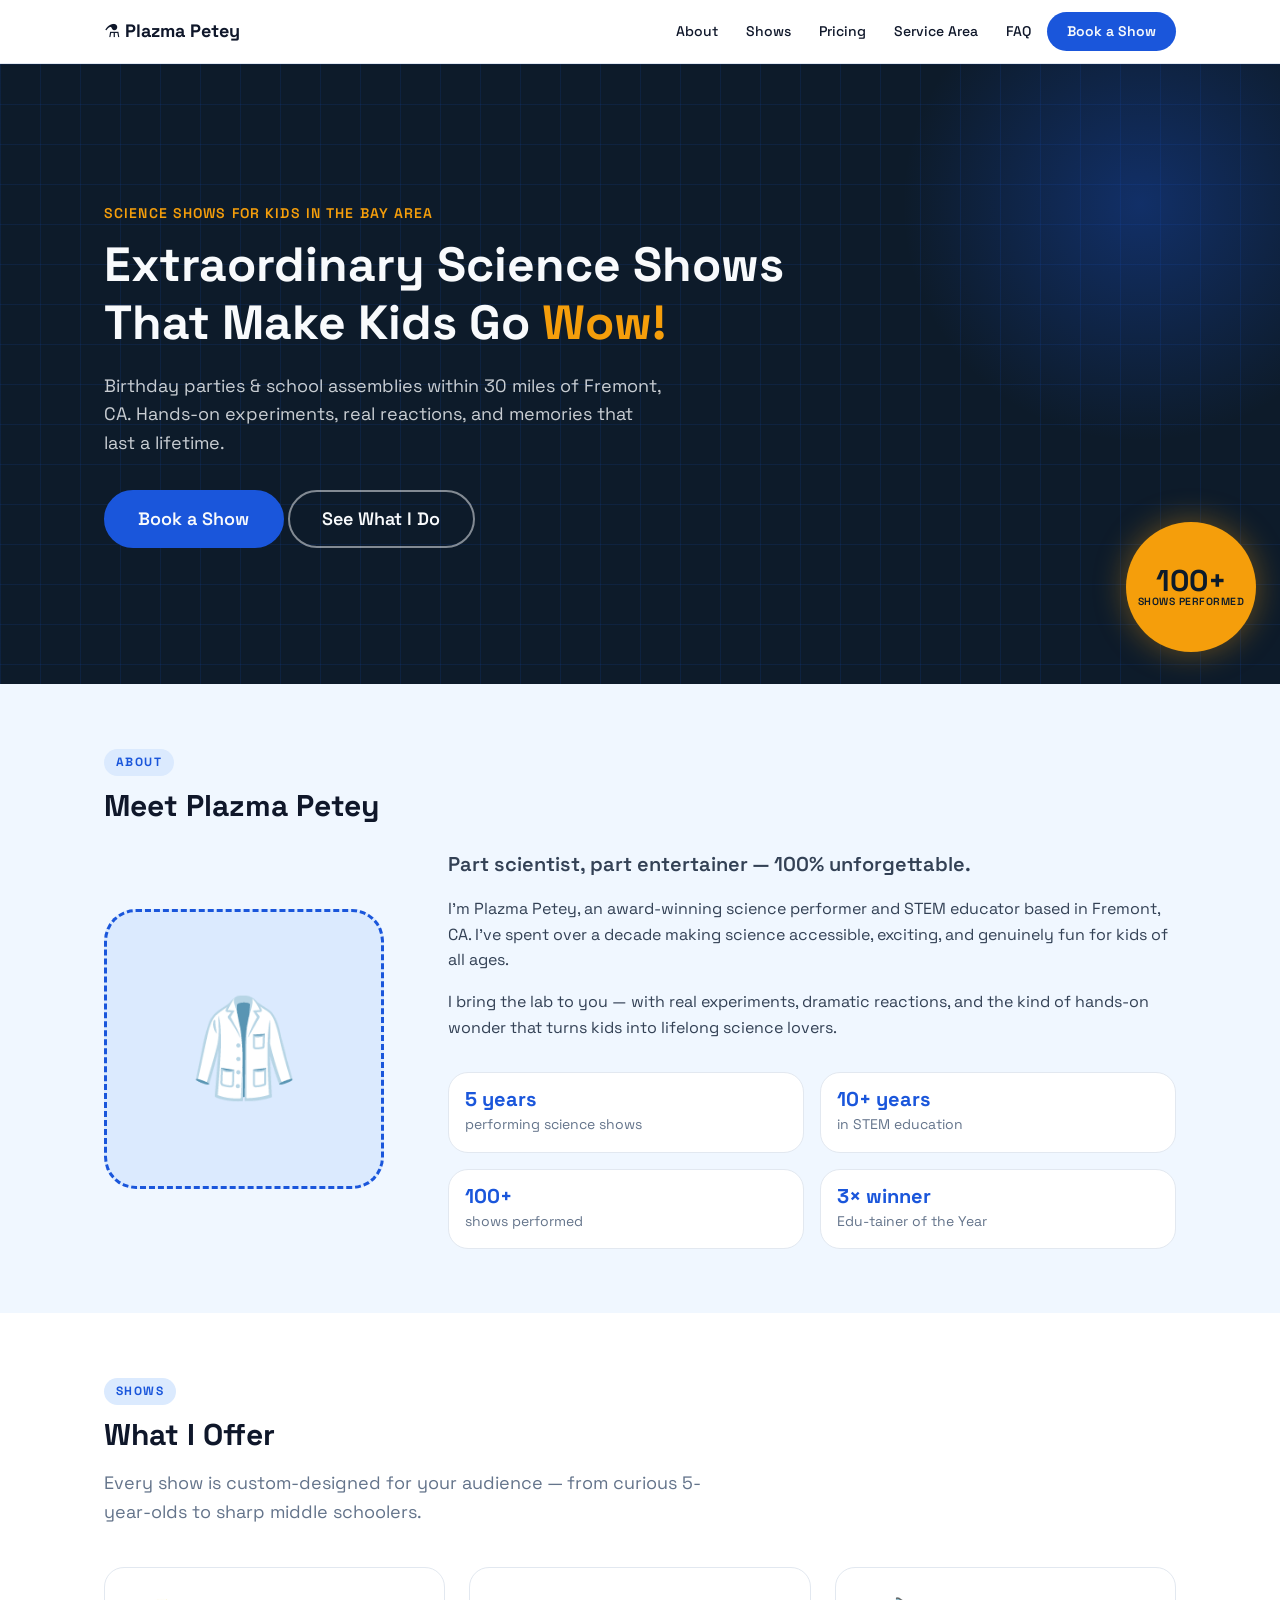
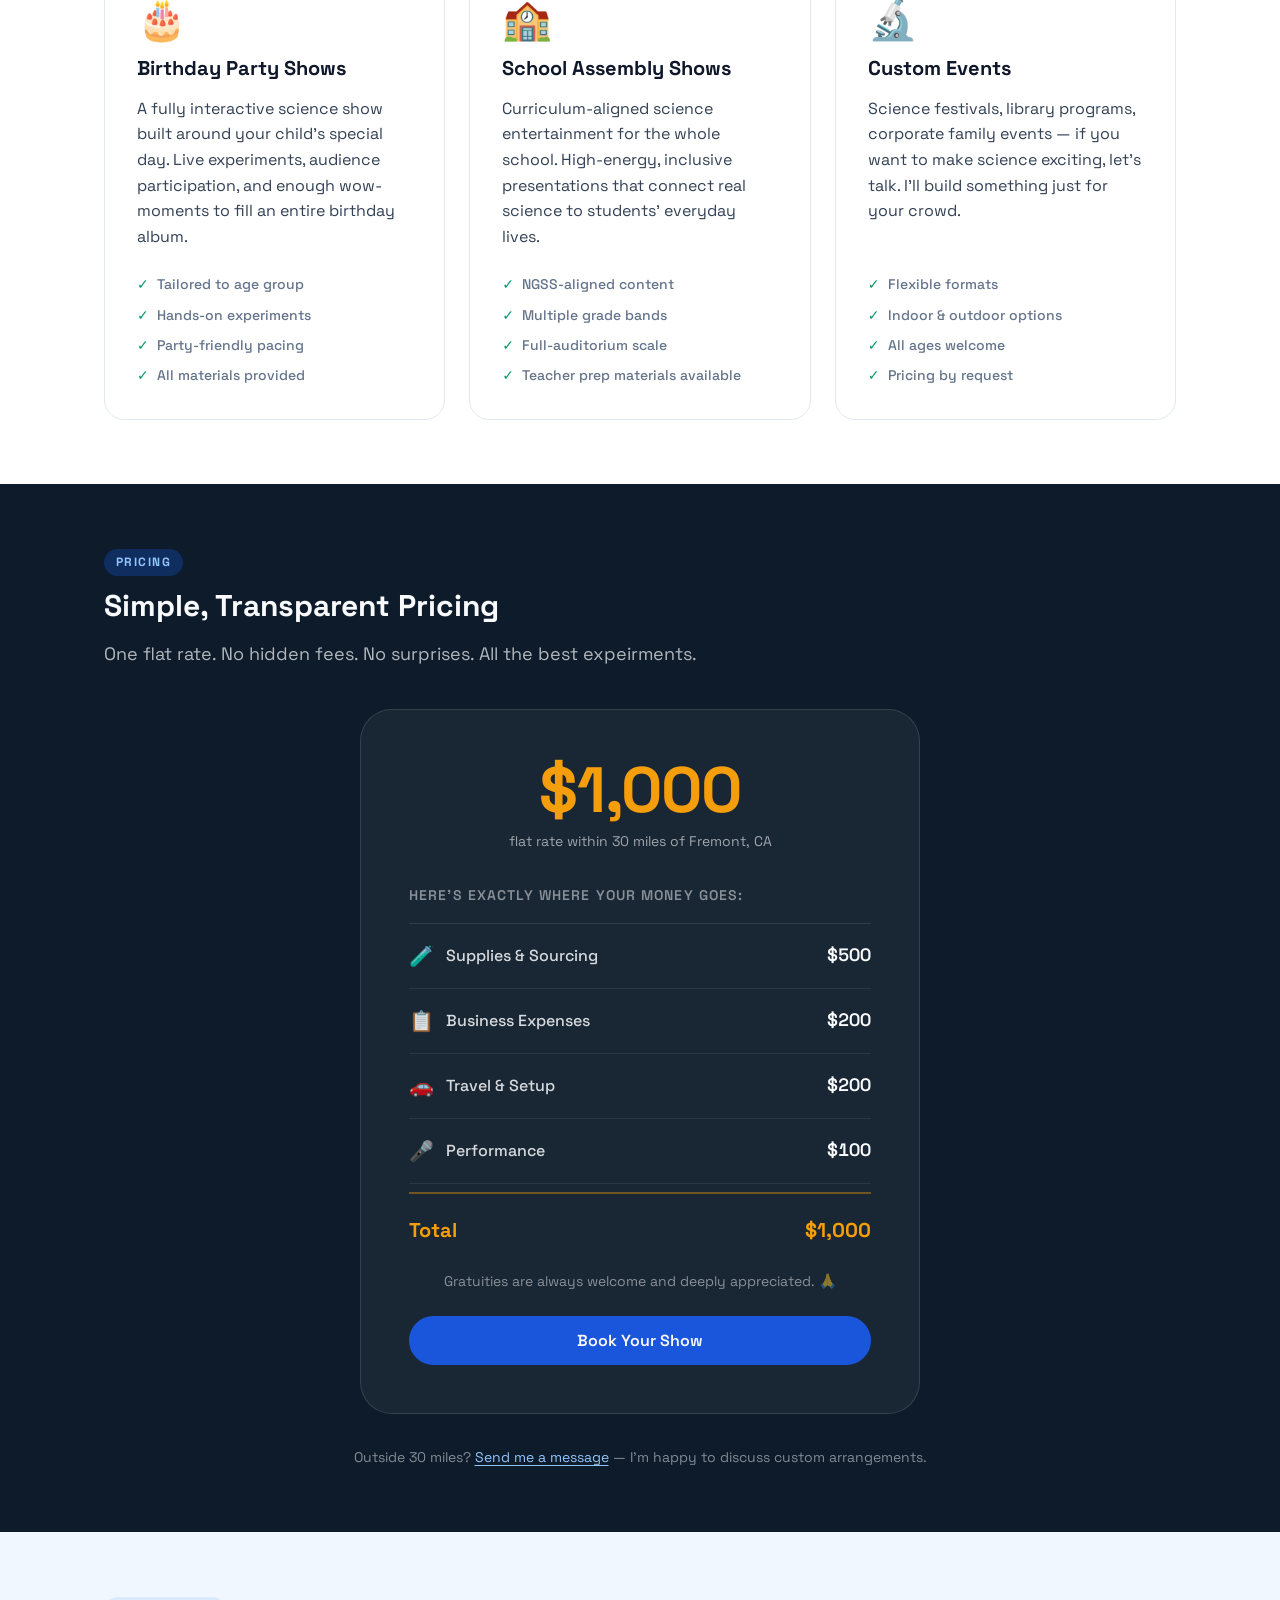
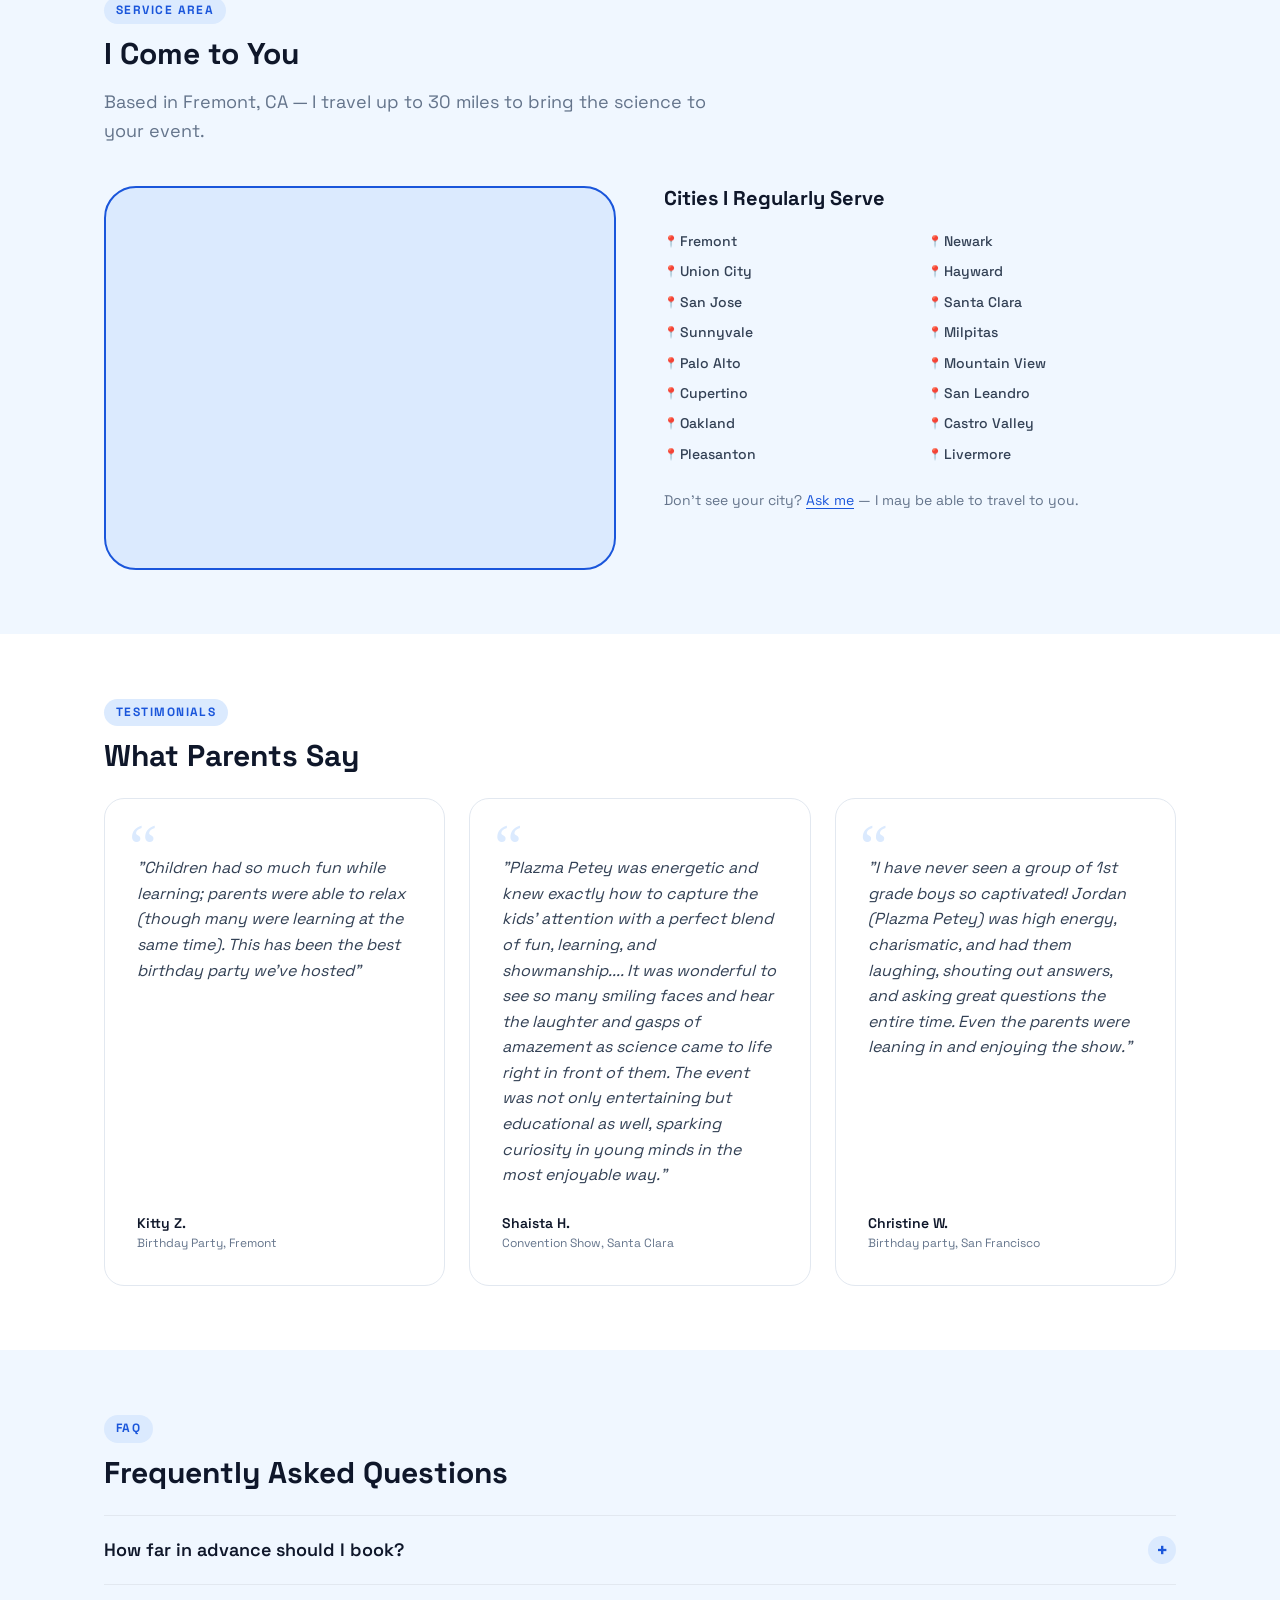
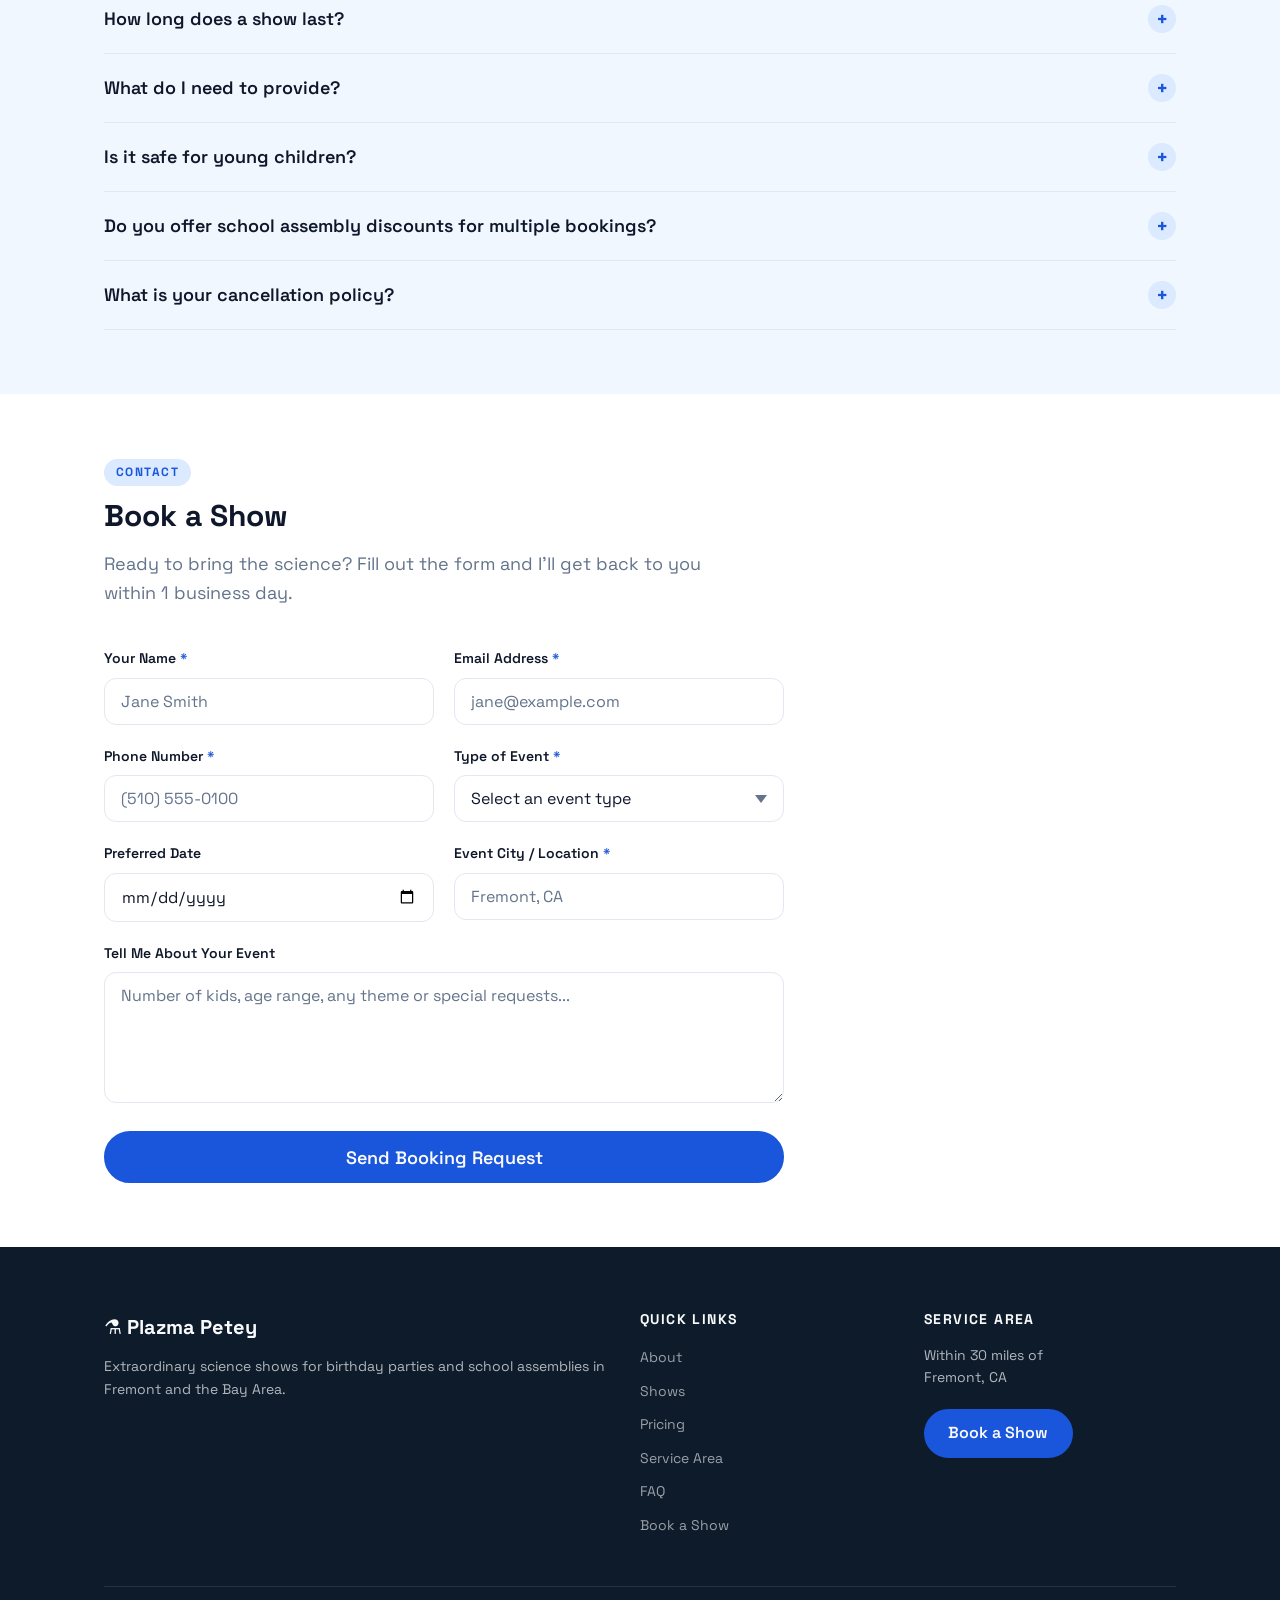
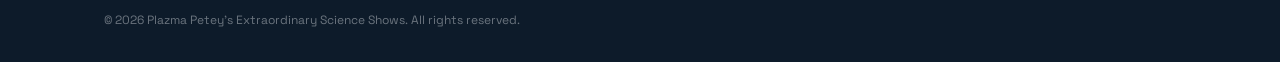
<file: index.html>
<!DOCTYPE html>
<html lang="en">
<head>
  <meta charset="UTF-8" />
  <meta name="viewport" content="width=device-width, initial-scale=1.0" />
  <title>Plazma Petey's Extraordinary Science Shows | Fremont, CA</title>
  <meta name="description" content="Award-winning science shows for birthday parties and school assemblies in Fremont and the Bay Area. Book Plazma Petey for an unforgettable STEM experience within 30 miles of Fremont, CA." />
  <meta name="keywords" content="science birthday party Fremont, kids science show Bay Area, school assembly science Palo Alto, STEM entertainer, science party Bay Area" />
  <meta name="author" content="Plazma Petey" />
  <link rel="canonical" href="https://plazmapetey.com/" />

  <!-- Open Graph -->
  <meta property="og:type" content="website" />
  <meta property="og:url" content="https://plazmapetey.com/" />
  <meta property="og:title" content="Plazma Petey's Extraordinary Science Shows" />
  <meta property="og:description" content="Science shows for birthday parties and school assemblies in Fremont and the Bay Area. Award-winning edu-tainer with 100+ shows performed." />
  <meta property="og:image" content="https://plazmapetey.com/assets/images/og-image.jpg" />
  <meta property="og:site_name" content="Plazma Petey's Extraordinary Science Shows" />

  <!-- Twitter Card -->
  <meta name="twitter:card" content="summary_large_image" />
  <meta name="twitter:title" content="Plazma Petey's Extraordinary Science Shows" />
  <meta name="twitter:description" content="Science shows for birthday parties and school assemblies in Fremont and the Bay Area." />
  <meta name="twitter:image" content="https://plazmapetey.com/assets/images/og-image.jpg" />

  <!-- JSON-LD Structured Data: LocalBusiness -->
  <script type="application/ld+json">
  {
    "@context": "https://schema.org",
    "@type": "LocalBusiness",
    "name": "Plazma Petey's Extraordinary Science Shows",
    "url": "https://plazmapetey.com",
    "description": "Custom science shows for birthday parties and school assemblies within 30 miles of Fremont, CA.",
    "areaServed": {
      "@type": "GeoCircle",
      "geoMidpoint": {
        "@type": "GeoCoordinates",
        "latitude": 37.5485,
        "longitude": -121.9886
      },
      "geoRadius": "48280"
    },
    "address": {
      "@type": "PostalAddress",
      "addressLocality": "Fremont",
      "addressRegion": "CA",
      "addressCountry": "US"
    },
    "priceRange": "$1000",
    "telephone": "",
    "sameAs": []
  }
  </script>

  <!-- JSON-LD Structured Data: Person -->
  <script type="application/ld+json">
  {
    "@context": "https://schema.org",
    "@type": "Person",
    "name": "Plazma Petey",
    "jobTitle": "Science Entertainer & STEM Educator",
    "description": "Award-winning science performer and edu-tainer. Edu-tainer of the Year three years running. 5 years performing science shows, 10+ years in STEM education, 100+ shows performed.",
    "url": "https://plazmapetey.com",
    "worksFor": {
      "@type": "LocalBusiness",
      "name": "Plazma Petey's Extraordinary Science Shows"
    }
  }
  </script>

  <link rel="stylesheet" href="styles.css" />
</head>
<body>

  <!-- STICKY NAV -->
  <header class="site-header" role="banner">
    <nav class="nav-container" aria-label="Main navigation">
      <a href="#hero" class="nav-logo">⚗️ Plazma Petey</a>
      <button class="nav-toggle" aria-label="Toggle navigation menu" aria-expanded="false" aria-controls="nav-menu">
        <span class="hamburger"></span>
      </button>
      <ul class="nav-menu" id="nav-menu" role="list">
        <li><a href="#about">About</a></li>
        <li><a href="#what-i-offer">Shows</a></li>
        <li><a href="#pricing">Pricing</a></li>
        <li><a href="#service-area">Service Area</a></li>
        <li><a href="#faq">FAQ</a></li>
        <li><a href="#contact" class="nav-cta">Book a Show</a></li>
      </ul>
    </nav>
  </header>

  <main>

    <!-- HERO -->
    <section id="hero" class="hero" aria-labelledby="hero-heading">
      <div class="container">
        <div class="hero-content">
          <p class="hero-eyebrow">Science Shows for Kids in the Bay Area</p>
          <h1 id="hero-heading">Extraordinary Science Shows That Make Kids Go <em>Wow!</em></h1>
          <p class="hero-subhead">Birthday parties &amp; school assemblies within 30 miles of Fremont, CA. Hands-on experiments, real reactions, and memories that last a lifetime.</p>
          <a href="#contact" class="btn btn-primary btn-large">Book a Show</a>
          <a href="#what-i-offer" class="btn btn-secondary btn-large">See What I Do</a>
        </div>
      </div>
      <div class="hero-visual" aria-hidden="true">
        <div class="hero-badge">
          <span class="badge-number">100+</span>
          <span class="badge-label">Shows Performed</span>
        </div>
      </div>
    </section>

    <!-- ABOUT -->
    <section id="about" class="section about" aria-labelledby="about-heading">
      <div class="container">
        <div class="section-label">About</div>
        <h2 id="about-heading">Meet Plazma Petey</h2>
        <div class="about-grid">
          <div class="about-image-placeholder" aria-label="Photo of Plazma Petey">
            <span aria-hidden="true">🥼</span>
          </div>
          <div class="about-text">
            <p class="about-intro">Part scientist, part entertainer — 100% unforgettable.</p>
            <p>I'm Plazma Petey, an award-winning science performer and STEM educator based in Fremont, CA. I've spent over a decade making science accessible, exciting, and genuinely fun for kids of all ages.</p>
            <p>I bring the lab to you — with real experiments, dramatic reactions, and the kind of hands-on wonder that turns kids into lifelong science lovers.</p>
            <ul class="about-stats" role="list">
              <li>
                <strong>5 years</strong>
                <span>performing science shows</span>
              </li>
              <li>
                <strong>10+ years</strong>
                <span>in STEM education</span>
              </li>
              <li>
                <strong>100+</strong>
                <span>shows performed</span>
              </li>
              <li>
                <strong>3× winner</strong>
                <span>Edu-tainer of the Year</span>
              </li>
            </ul>
          </div>
        </div>
      </div>
    </section>

    <!-- WHAT I OFFER -->
    <section id="what-i-offer" class="section what-i-offer" aria-labelledby="offer-heading">
      <div class="container">
        <div class="section-label">Shows</div>
        <h2 id="offer-heading">What I Offer</h2>
        <p class="section-intro">Every show is custom-designed for your audience — from curious 5-year-olds to sharp middle schoolers.</p>
        <div class="offer-grid">
          <article class="offer-card">
            <div class="offer-icon" aria-hidden="true">🎂</div>
            <h3>Birthday Party Shows</h3>
            <p>A fully interactive science show built around your child's special day. Live experiments, audience participation, and enough wow-moments to fill an entire birthday album.</p>
            <ul>
              <li>Tailored to age group</li>
              <li>Hands-on experiments</li>
              <li>Party-friendly pacing</li>
              <li>All materials provided</li>
            </ul>
          </article>
          <article class="offer-card">
            <div class="offer-icon" aria-hidden="true">🏫</div>
            <h3>School Assembly Shows</h3>
            <p>Curriculum-aligned science entertainment for the whole school. High-energy, inclusive presentations that connect real science to students' everyday lives.</p>
            <ul>
              <li>NGSS-aligned content</li>
              <li>Multiple grade bands</li>
              <li>Full-auditorium scale</li>
              <li>Teacher prep materials available</li>
            </ul>
          </article>
          <article class="offer-card">
            <div class="offer-icon" aria-hidden="true">🔬</div>
            <h3>Custom Events</h3>
            <p>Science festivals, library programs, corporate family events — if you want to make science exciting, let's talk. I'll build something just for your crowd.</p>
            <ul>
              <li>Flexible formats</li>
              <li>Indoor &amp; outdoor options</li>
              <li>All ages welcome</li>
              <li>Pricing by request</li>
            </ul>
          </article>
        </div>
      </div>
    </section>

    <!-- PRICING -->
    <section id="pricing" class="section pricing" aria-labelledby="pricing-heading">
      <div class="container">
        <div class="section-label">Pricing</div>
        <h2 id="pricing-heading">Simple, Transparent Pricing</h2>
        <p class="section-intro">One flat rate. No hidden fees. No surprises. All the best expeirments.</p>
        <div class="pricing-card">
          <div class="pricing-hero-price">
            <span class="price-amount">$1,000</span>
            <span class="price-note">flat rate within 30 miles of Fremont, CA</span>
          </div>
          <p class="pricing-tagline">Here's exactly where your money goes:</p>
          <ul class="pricing-breakdown" role="list">
            <li>
              <div class="breakdown-label">
                <span class="breakdown-icon" aria-hidden="true">🧪</span>
                <span>Supplies &amp; Sourcing</span>
              </div>
              <span class="breakdown-amount">$500</span>
            </li>
            <li>
              <div class="breakdown-label">
                <span class="breakdown-icon" aria-hidden="true">📋</span>
                <span>Business Expenses</span>
              </div>
              <span class="breakdown-amount">$200</span>
            </li>
            <li>
              <div class="breakdown-label">
                <span class="breakdown-icon" aria-hidden="true">🚗</span>
                <span>Travel &amp; Setup</span>
              </div>
              <span class="breakdown-amount">$200</span>
            </li>
            <li>
              <div class="breakdown-label">
                <span class="breakdown-icon" aria-hidden="true">🎤</span>
                <span>Performance</span>
              </div>
              <span class="breakdown-amount">$100</span>
            </li>
          </ul>
          <div class="pricing-total">
            <span>Total</span>
            <span>$1,000</span>
          </div>
          <p class="pricing-gratuity">Gratuities are always welcome and deeply appreciated. 🙏</p>
          <a href="#contact" class="btn btn-primary">Book Your Show</a>
        </div>
        <p class="pricing-custom">Outside 30 miles? <a href="#contact">Send me a message</a> — I'm happy to discuss custom arrangements.</p>
      </div>
    </section>

    <!-- SERVICE AREA -->
    <section id="service-area" class="section service-area" aria-labelledby="service-area-heading">
      <div class="container">
        <div class="section-label">Service Area</div>
        <h2 id="service-area-heading">I Come to You</h2>
        <p class="section-intro">Based in Fremont, CA — I travel up to 30 miles to bring the science to your event.</p>

        <div class="area-grid">
          <div class="area-map-placeholder" aria-label="Map showing 30-mile service radius from Fremont, CA">
            <iframe
              src="https://www.google.com/maps/d/embed?mid=1e_YHod7-pZ_4GM4JtDNVTkHgSrGwGd4&hl=en&ehbc=2E312F"
              title="Plazma Petey service area map"
              loading="lazy"
              allowfullscreen>
            </iframe>
          </div>

          <div class="area-cities">
            <h3>Cities I Regularly Serve</h3>
            <ul class="city-list" role="list">
              <li>Fremont</li>
              <li>Newark</li>
              <li>Union City</li>
              <li>Hayward</li>
              <li>San Jose</li>
              <li>Santa Clara</li>
              <li>Sunnyvale</li>
              <li>Milpitas</li>
              <li>Palo Alto</li>
              <li>Mountain View</li>
              <li>Cupertino</li>
              <li>San Leandro</li>
              <li>Oakland</li>
              <li>Castro Valley</li>
              <li>Pleasanton</li>
              <li>Livermore</li>
            </ul>
            <p class="area-note">Don't see your city? <a href="#contact">Ask me</a> — I may be able to travel to you.</p>
          </div>
        </div>

      </div>
    </section>

    <!-- TESTIMONIALS -->
    <section id="testimonials" class="section testimonials" aria-labelledby="testimonials-heading">
      <div class="container">
        <div class="section-label">Testimonials</div>
        <h2 id="testimonials-heading">What Parents Say</h2>
        <div class="testimonials-grid">
          
          <article class="testimonial-card">
            <blockquote>
              <p>"Children had so much fun while learning; parents were able to relax (though many were learning at the same time). This has been the best birthday party we've hosted"</p>
            </blockquote>
            <footer class="testimonial-author">
              <div>
                <cite>Kitty Z.</cite>
                <span>Birthday Party, Fremont</span>
              </div>
            </footer>
          </article>
            <article class="testimonial-card">
            <blockquote>
              <p>"Plazma Petey was energetic and knew exactly how to capture the kids’ attention with a perfect blend of fun, learning, and showmanship.... It was wonderful to see so many smiling faces and hear the laughter and gasps of amazement as science came to life right in front of them. The event was not only entertaining but educational as well, sparking curiosity in young minds in the most enjoyable way."</p>
            </blockquote>
            <footer class="testimonial-author">
              <div>
                <cite>Shaista H.</cite>
                <span>Convention Show, Santa Clara</span>
              </div>
            </footer>
          </article>
          <article class="testimonial-card">
            <blockquote>
              <p>"I have never seen a group of 1st grade boys so captivated! Jordan (Plazma Petey) was high energy, charismatic, and had them laughing, shouting out answers, and asking great questions the entire time. Even the parents were leaning in and enjoying the show."</p>
            </blockquote>
            <footer class="testimonial-author">
              <div>
                <cite>Christine W.</cite>
                <span>Birthday party, San Francisco</span>
              </div>
            </footer>
          </article>
        </div>
      </div>
    </section>

    <!-- FAQ -->
    <section id="faq" class="section faq" aria-labelledby="faq-heading">
      <div class="container">
        <div class="section-label">FAQ</div>
        <h2 id="faq-heading">Frequently Asked Questions</h2>
        <dl class="faq-list">
          <div class="faq-item">
            <dt>
              <button class="faq-question" aria-expanded="false" aria-controls="faq-1">
                How far in advance should I book?
                <span class="faq-icon" aria-hidden="true">+</span>
              </button>
            </dt>
            <dd id="faq-1" class="faq-answer" hidden>
              <p> While bookings may be available as late as 2 weeks before your weekend event, I reccomend reaching out a few months before your event to secure a date. Events scheduled 4+ months in advance do not require a deposit to secure the date. For weekday events, please reach out as early as possible.</p>
            </dd>
          </div>
          <div class="faq-item">
            <dt>
              <button class="faq-question" aria-expanded="false" aria-controls="faq-2">
                How long does a show last?
                <span class="faq-icon" aria-hidden="true">+</span>
              </button>
            </dt>
            <dd id="faq-2" class="faq-answer" hidden>
              <p> The avergae show will last around 1 hour, which includes a hands-on take-home activity for the kids. This however, is flexible and shows can be designed to last up 90 minutes or more for no additional cost if you'd like to keep the show going longer for extra enthusiastic scientists! Please make requests for extended or shortened shows during the booking process. </p>
            </dd>
          </div>
          <div class="faq-item">
            <dt>
              <button class="faq-question" aria-expanded="false" aria-controls="faq-3">
                What do I need to provide?
                <span class="faq-icon" aria-hidden="true">+</span>
              </button>
            </dt>
            <dd id="faq-3" class="faq-answer" hidden>
              <p>A table (6ft folding tables are perfect), a clear space of roughly 10×10 feet, access to a power outlet, and access to water. I bring absolutely everything else — all equipment, supplies, safety gear, and cleanup materials. You just supply the excited kids!</p>
            </dd>
          </div>
          <div class="faq-item">
            <dt>
              <button class="faq-question" aria-expanded="false" aria-controls="faq-4">
                Is it safe for young children?
                <span class="faq-icon" aria-hidden="true">+</span>
              </button>
            </dt>
            <dd id="faq-4" class="faq-answer" hidden>
              <p>Absolutely. Safety is my top priority. All experiments are child-safe and every activity is age-appropriate. I've performed for kids as young as 3 and as old as 17!</p>
            </dd>
          </div>
          <div class="faq-item">
            <dt>
              <button class="faq-question" aria-expanded="false" aria-controls="faq-5">
                Do you offer school assembly discounts for multiple bookings?
                <span class="faq-icon" aria-hidden="true">+</span>
              </button>
            </dt>
            <dd id="faq-5" class="faq-answer" hidden>
              <p>Yes! Schools booking multiple assemblies or a full-day visit can often save on the per-show cost. Get in touch and let's talk about what makes sense for your school's needs and budget. Schools can receive up to a 75% discount on assemblies booked for evening family events like science nights!</p>
            </dd>
          </div>
          <div class="faq-item">
            <dt>
              <button class="faq-question" aria-expanded="false" aria-controls="faq-6">
                What is your cancellation policy?
                <span class="faq-icon" aria-hidden="true">+</span>
              </button>
            </dt>
            <dd id="faq-6" class="faq-answer" hidden>
              <p> Life happens — I get it. Cancellations made more than 7 days before the event receive a full refund. Cancellations within 7 days may be subject to a partial fee to cover materials already sourced. I'll always work with you if something unexpected comes up- Parties can be rescheduled up to 6 Hours prior to the party free of charge. *Availability for rescheduling dates may be limited. </p>
            </dd>
          </div>
        </dl>
      </div>
    </section>

    <!-- CONTACT -->
    <section id="contact" class="section contact" aria-labelledby="contact-heading">
      <div class="container">
        <div class="section-label">Contact</div>
        <h2 id="contact-heading">Book a Show</h2>
        <p class="section-intro">Ready to bring the science? Fill out the form and I'll get back to you within 1 business day.</p>
        <form
          class="contact-form"
          name="book-a-show"
          method="POST"
          data-netlify="true"
          netlify-honeypot="bot-field"
          action="/thank-you"
        >
          <!-- Honeypot field — hidden from real users, catches bots -->
          <p class="form-honeypot" aria-hidden="true">
            <label>Don't fill this out: <input name="bot-field" tabindex="-1" autocomplete="off" /></label>
          </p>
          <input type="hidden" name="form-name" value="book-a-show" />

          <div class="form-row">
            <div class="form-group">
              <label for="name">Your Name <span aria-hidden="true">*</span></label>
              <input type="text" id="name" name="name" required autocomplete="name" placeholder="Jane Smith" />
            </div>
            <div class="form-group">
              <label for="email">Email Address <span aria-hidden="true">*</span></label>
              <input type="email" id="email" name="email" required autocomplete="email" placeholder="jane@example.com" />
            </div>
          </div>

          <div class="form-row">
            <div class="form-group">
              <label for="phone">Phone Number <span aria-hidden="true">*</span></label>
              <input type="tel" id="phone" name="phone" required autocomplete="tel" placeholder="(510) 555-0100" />
            </div>
            <div class="form-group">
              <label for="event-type">Type of Event <span aria-hidden="true">*</span></label>
              <select id="event-type" name="event-type" required>
                <option value="" disabled selected>Select an event type</option>
                <option value="birthday-party">Birthday Party</option>
                <option value="school-assembly">School Assembly</option>
                <option value="custom-event">Custom Event</option>
              </select>
            </div>
          </div>

          <div class="form-row">
            <div class="form-group">
              <label for="event-date">Preferred Date</label>
              <input type="date" id="event-date" name="event-date" />
            </div>
            <div class="form-group">
              <label for="location">Event City / Location <span aria-hidden="true">*</span></label>
              <input type="text" id="location" name="location" required placeholder="Fremont, CA" />
            </div>
          </div>

          <div class="form-group">
            <label for="message">Tell Me About Your Event</label>
            <textarea id="message" name="message" rows="5" placeholder="Number of kids, age range, any theme or special requests..."></textarea>
          </div>

          <button type="submit" class="btn btn-primary btn-large btn-full">Send Booking Request</button>
        </form>
      </div>
    </section>

  </main>

  <!-- FOOTER -->
  <footer class="site-footer" role="contentinfo">
    <div class="container">
      <div class="footer-grid">
        <div class="footer-brand">
          <p class="footer-logo">⚗️ Plazma Petey</p>
          <p>Extraordinary science shows for birthday parties and school assemblies in Fremont and the Bay Area.</p>
        </div>
        <nav class="footer-nav" aria-label="Footer navigation">
          <h3>Quick Links</h3>
          <ul role="list">
            <li><a href="#about">About</a></li>
            <li><a href="#what-i-offer">Shows</a></li>
            <li><a href="#pricing">Pricing</a></li>
            <li><a href="#service-area">Service Area</a></li>
            <li><a href="#faq">FAQ</a></li>
            <li><a href="#contact">Book a Show</a></li>
          </ul>
        </nav>
        <div class="footer-contact">
          <h3>Service Area</h3>
          <p>Within 30 miles of<br />Fremont, CA</p>
          <a href="#contact" class="btn btn-primary">Book a Show</a>
        </div>
      </div>
      <div class="footer-bottom">
        <p>&copy; <span id="footer-year"></span> Plazma Petey's Extraordinary Science Shows. All rights reserved.</p>
      </div>
    </div>
  </footer>

  <script src="script.js"></script>
</body>
</html>
</file>
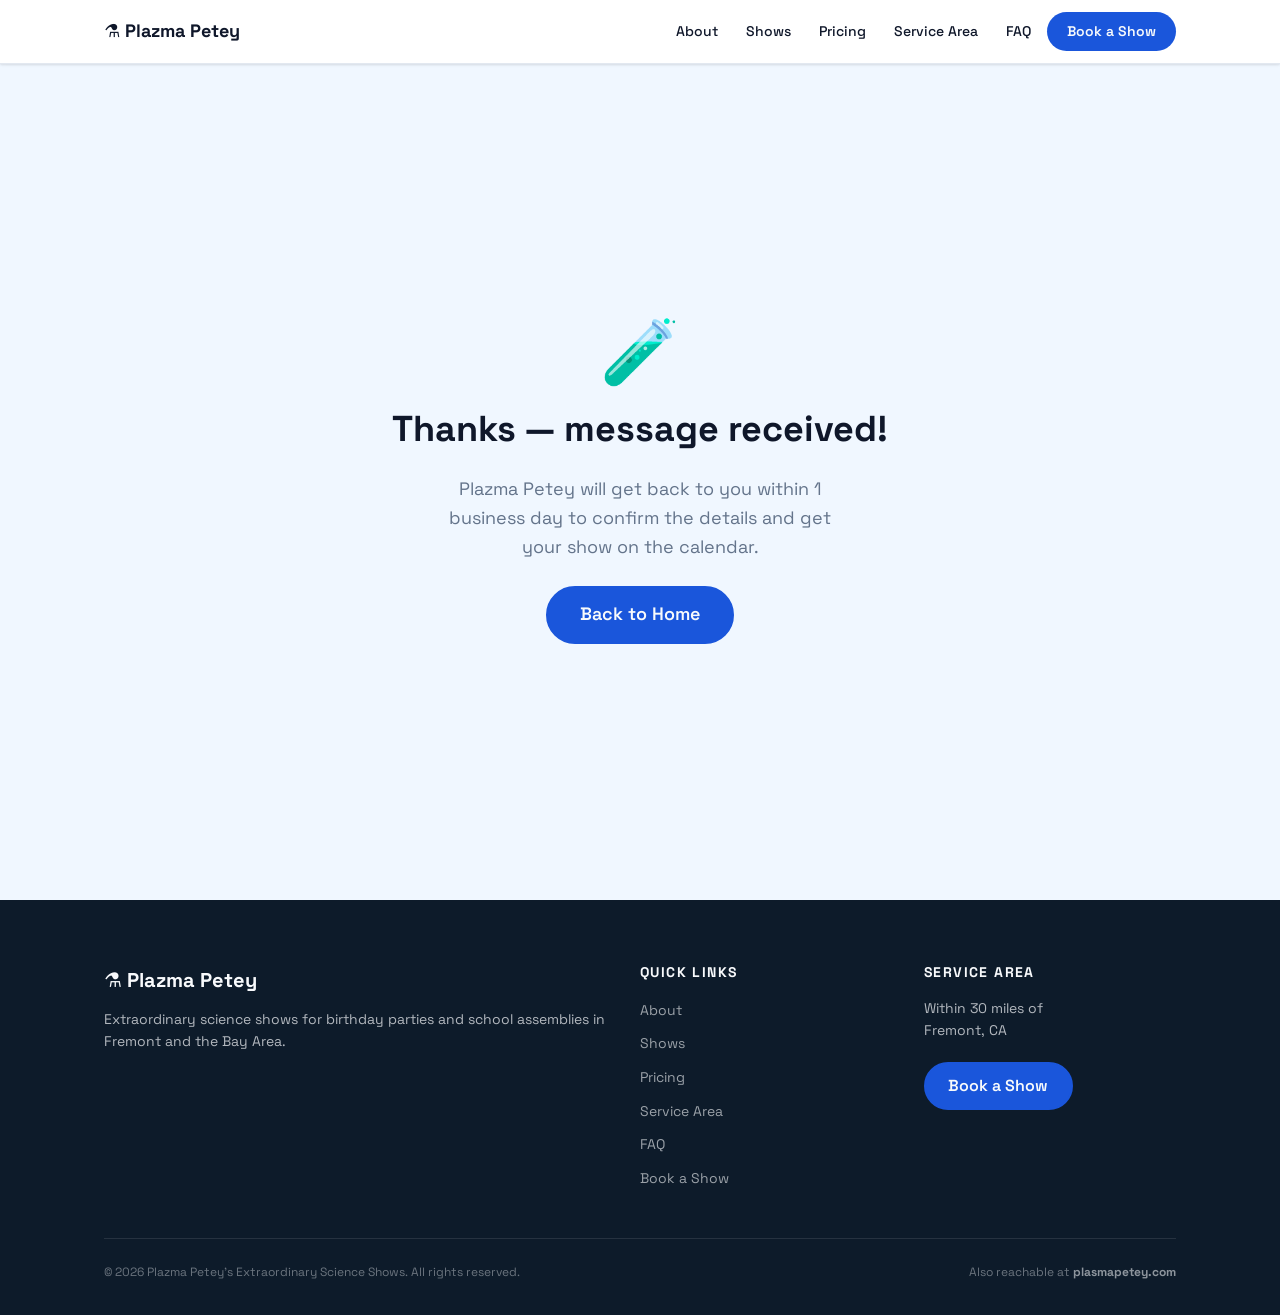
<file: thank-you.html>
<!DOCTYPE html>
<html lang="en">
<head>
  <meta charset="UTF-8" />
  <meta name="viewport" content="width=device-width, initial-scale=1.0" />
  <title>Message Received — Plazma Petey's Extraordinary Science Shows</title>
  <meta name="robots" content="noindex, nofollow" />
  <link rel="canonical" href="https://plazmapetey.com/thank-you" />
  <link rel="stylesheet" href="styles.css" />
</head>
<body>

  <!-- STICKY NAV -->
  <header class="site-header" role="banner">
    <nav class="nav-container" aria-label="Main navigation">
      <a href="/" class="nav-logo">⚗️ Plazma Petey</a>
      <button class="nav-toggle" aria-label="Toggle navigation menu" aria-expanded="false" aria-controls="nav-menu">
        <span class="hamburger"></span>
      </button>
      <ul class="nav-menu" id="nav-menu" role="list">
        <li><a href="/#about">About</a></li>
        <li><a href="/#what-i-offer">Shows</a></li>
        <li><a href="/#pricing">Pricing</a></li>
        <li><a href="/#service-area">Service Area</a></li>
        <li><a href="/#faq">FAQ</a></li>
        <li><a href="/#contact" class="nav-cta">Book a Show</a></li>
      </ul>
    </nav>
  </header>

  <main>
    <section class="thank-you-section" aria-labelledby="thankyou-heading">
      <div class="container">
        <div class="thank-you-inner">
          <div class="thank-you-icon" aria-hidden="true">🧪</div>
          <h1 id="thankyou-heading">Thanks — message received!</h1>
          <p>Plazma Petey will get back to you within 1 business day to confirm the details and get your show on the calendar.</p>
          <a href="/" class="btn btn-primary btn-large">Back to Home</a>
        </div>
      </div>
    </section>
  </main>

  <!-- FOOTER -->
  <footer class="site-footer" role="contentinfo">
    <div class="container">
      <div class="footer-grid">
        <div class="footer-brand">
          <p class="footer-logo">⚗️ Plazma Petey</p>
          <p>Extraordinary science shows for birthday parties and school assemblies in Fremont and the Bay Area.</p>
        </div>
        <nav class="footer-nav" aria-label="Footer navigation">
          <h3>Quick Links</h3>
          <ul role="list">
            <li><a href="/#about">About</a></li>
            <li><a href="/#what-i-offer">Shows</a></li>
            <li><a href="/#pricing">Pricing</a></li>
            <li><a href="/#service-area">Service Area</a></li>
            <li><a href="/#faq">FAQ</a></li>
            <li><a href="/#contact">Book a Show</a></li>
          </ul>
        </nav>
        <div class="footer-contact">
          <h3>Service Area</h3>
          <p>Within 30 miles of<br />Fremont, CA</p>
          <a href="/#contact" class="btn btn-primary">Book a Show</a>
        </div>
      </div>
      <div class="footer-bottom">
        <p>&copy; <span id="footer-year"></span> Plazma Petey's Extraordinary Science Shows. All rights reserved.</p>
        <p class="footer-domains">Also reachable at <strong>plasmapetey.com</strong></p>
      </div>
    </div>
  </footer>

  <script src="script.js"></script>
</body>
</html>
</file>
<file: styles.css>
/* ============================================================
   PLAZMA PETEY — styles.css
   Mobile-first, CSS variables, Space Grotesk (Google Fonts)
   ============================================================ */

@import url('https://fonts.googleapis.com/css2?family=Space+Grotesk:wght@400;500;600;700&display=swap');

/* ============================================================
   1. CSS VARIABLES
   ============================================================ */
:root {
  /* Colors */
  --color-bg:           #ffffff;
  --color-bg-alt:       #f0f7ff;
  --color-bg-dark:      #0d1b2a;
  --color-bg-card:      #ffffff;

  --color-primary:      #1a56db;
  --color-primary-dark: #1239a0;
  --color-primary-light:#dbeafe;

  --color-accent:       #059669;
  --color-accent-light: #d1fae5;

  --color-spark:        #f59e0b;
  --color-spark-light:  #fef3c7;

  --color-text:         #0f172a;
  --color-text-body:    #334155;
  --color-text-muted:   #64748b;
  --color-text-inverse: #f8fafc;

  --color-border:       #e2e8f0;
  --color-border-focus: #1a56db;

  /* Typography */
  --font-base:    'Space Grotesk', system-ui, sans-serif;
  --font-mono:    'Space Grotesk', ui-monospace, monospace;

  --text-xs:   0.75rem;
  --text-sm:   0.875rem;
  --text-base: 1rem;
  --text-lg:   1.125rem;
  --text-xl:   1.25rem;
  --text-2xl:  1.5rem;
  --text-3xl:  1.875rem;
  --text-4xl:  2.25rem;
  --text-5xl:  3rem;

  --weight-normal:    400;
  --weight-medium:    500;
  --weight-semibold:  600;
  --weight-bold:      700;

  --leading-tight:  1.2;
  --leading-snug:   1.35;
  --leading-normal: 1.6;

  /* Spacing */
  --space-1:  0.25rem;
  --space-2:  0.5rem;
  --space-3:  0.75rem;
  --space-4:  1rem;
  --space-5:  1.25rem;
  --space-6:  1.5rem;
  --space-8:  2rem;
  --space-10: 2.5rem;
  --space-12: 3rem;
  --space-16: 4rem;
  --space-20: 5rem;
  --space-24: 6rem;

  /* Section padding */
  --section-py: var(--space-16);

  /* Layout */
  --container-max: 1120px;
  --container-px:  var(--space-6);

  /* Radii */
  --radius-sm:   0.375rem;
  --radius-md:   0.75rem;
  --radius-lg:   1.25rem;
  --radius-xl:   2rem;
  --radius-full: 9999px;

  /* Shadows */
  --shadow-sm:  0 1px 3px rgba(0,0,0,.08), 0 1px 2px rgba(0,0,0,.05);
  --shadow-md:  0 4px 16px rgba(0,0,0,.10);
  --shadow-lg:  0 8px 32px rgba(0,0,0,.12);
  --shadow-glow: 0 0 24px rgba(26,86,219,.18);

  /* Transitions */
  --transition: 200ms ease;
  --transition-slow: 350ms ease;

  /* Nav */
  --nav-height: 64px;
}

/* ============================================================
   2. RESET & BASE
   ============================================================ */
*, *::before, *::after {
  box-sizing: border-box;
  margin: 0;
  padding: 0;
}

html {
  scroll-behavior: smooth;
  scroll-padding-top: calc(var(--nav-height) + 8px);
  -webkit-text-size-adjust: 100%;
}

body {
  font-family: var(--font-base);
  font-size: var(--text-base);
  font-weight: var(--weight-normal);
  line-height: var(--leading-normal);
  color: var(--color-text-body);
  background: var(--color-bg);
  overflow-x: hidden;
}

img, svg {
  display: block;
  max-width: 100%;
}

ul, ol {
  list-style: none;
}

a {
  color: var(--color-primary);
  text-decoration: underline;
  text-underline-offset: 3px;
  transition: color var(--transition);
}

a:hover {
  color: var(--color-primary-dark);
}

button {
  font-family: inherit;
  cursor: pointer;
  border: none;
  background: none;
}

input, select, textarea {
  font-family: inherit;
  font-size: inherit;
}

/* ============================================================
   3. TYPOGRAPHY UTILITIES
   ============================================================ */
h1, h2, h3, h4, h5, h6 {
  font-weight: var(--weight-bold);
  line-height: var(--leading-tight);
  color: var(--color-text);
}

h1 { font-size: var(--text-3xl); }
h2 { font-size: var(--text-2xl); }
h3 { font-size: var(--text-xl); }

@media (min-width: 640px) {
  h1 { font-size: var(--text-4xl); }
  h2 { font-size: var(--text-3xl); }
}

@media (min-width: 1024px) {
  h1 { font-size: var(--text-5xl); }
}

.section-label {
  display: inline-block;
  font-size: var(--text-xs);
  font-weight: var(--weight-bold);
  letter-spacing: 0.12em;
  text-transform: uppercase;
  color: var(--color-primary);
  background: var(--color-primary-light);
  padding: var(--space-1) var(--space-3);
  border-radius: var(--radius-full);
  margin-bottom: var(--space-3);
}

.section-intro {
  font-size: var(--text-lg);
  color: var(--color-text-muted);
  max-width: 640px;
  margin-top: var(--space-4);
  margin-bottom: var(--space-10);
}

/* ============================================================
   4. LAYOUT
   ============================================================ */
.container {
  width: 100%;
  max-width: var(--container-max);
  margin-inline: auto;
  padding-inline: var(--container-px);
}

.section {
  padding-block: var(--section-py);
}

/* Alternating backgrounds */
.about,
.service-area,
.faq {
  background: var(--color-bg-alt);
}

/* ============================================================
   5. BUTTONS
   ============================================================ */
.btn {
  display: inline-flex;
  align-items: center;
  justify-content: center;
  gap: var(--space-2);
  font-size: var(--text-base);
  font-weight: var(--weight-semibold);
  padding: 0.6em 1.4em;
  border-radius: var(--radius-full);
  border: 2px solid transparent;
  text-decoration: none;
  transition: background var(--transition), color var(--transition),
              border-color var(--transition), box-shadow var(--transition),
              transform var(--transition);
  cursor: pointer;
  white-space: nowrap;
}

.btn:active {
  transform: scale(0.97);
}

.btn-primary {
  background: var(--color-primary);
  color: var(--color-text-inverse);
  border-color: var(--color-primary);
}

.btn-primary:hover {
  background: var(--color-primary-dark);
  border-color: var(--color-primary-dark);
  color: var(--color-text-inverse);
  box-shadow: var(--shadow-glow);
}

.btn-secondary {
  background: transparent;
  color: var(--color-primary);
  border-color: var(--color-primary);
}

.btn-secondary:hover {
  background: var(--color-primary-light);
  color: var(--color-primary-dark);
}

.btn-large {
  font-size: var(--text-lg);
  padding: 0.7em 1.8em;
}

.btn-full {
  width: 100%;
}

/* ============================================================
   6. STICKY HEADER & NAV
   ============================================================ */
.site-header {
  position: sticky;
  top: 0;
  z-index: 100;
  height: var(--nav-height);
  background: rgba(255,255,255,0.92);
  backdrop-filter: blur(12px);
  -webkit-backdrop-filter: blur(12px);
  border-bottom: 1px solid var(--color-border);
  box-shadow: var(--shadow-sm);
}

.nav-container {
  display: flex;
  align-items: center;
  justify-content: space-between;
  height: 100%;
  max-width: var(--container-max);
  margin-inline: auto;
  padding-inline: var(--container-px);
  gap: var(--space-4);
}

.nav-logo {
  font-size: var(--text-lg);
  font-weight: var(--weight-bold);
  color: var(--color-text);
  text-decoration: none;
  white-space: nowrap;
  flex-shrink: 0;
}

.nav-logo:hover {
  color: var(--color-primary);
}

/* Hamburger button */
.nav-toggle {
  display: flex;
  align-items: center;
  justify-content: center;
  width: 44px;
  height: 44px;
  border-radius: var(--radius-md);
  color: var(--color-text);
  transition: background var(--transition);
}

.nav-toggle:hover {
  background: var(--color-bg-alt);
}

.hamburger {
  display: block;
  position: relative;
  width: 22px;
  height: 2px;
  background: currentColor;
  border-radius: 2px;
  transition: background var(--transition);
}

.hamburger::before,
.hamburger::after {
  content: '';
  position: absolute;
  left: 0;
  width: 100%;
  height: 2px;
  background: currentColor;
  border-radius: 2px;
  transition: transform var(--transition);
}

.hamburger::before { top: -7px; }
.hamburger::after  { top:  7px; }

.nav-toggle[aria-expanded="true"] .hamburger {
  background: transparent;
}

.nav-toggle[aria-expanded="true"] .hamburger::before {
  transform: translateY(7px) rotate(45deg);
}

.nav-toggle[aria-expanded="true"] .hamburger::after {
  transform: translateY(-7px) rotate(-45deg);
}

/* Nav menu — mobile (hidden by default) */
.nav-menu {
  display: none;
  flex-direction: column;
  position: absolute;
  top: var(--nav-height);
  left: 0;
  right: 0;
  background: var(--color-bg);
  border-bottom: 1px solid var(--color-border);
  padding: var(--space-4) var(--container-px);
  gap: var(--space-2);
  box-shadow: var(--shadow-md);
}

.nav-menu.is-open {
  display: flex;
}

.nav-menu a {
  display: block;
  padding: var(--space-2) var(--space-3);
  font-weight: var(--weight-medium);
  color: var(--color-text);
  text-decoration: none;
  border-radius: var(--radius-md);
  transition: background var(--transition), color var(--transition);
}

.nav-menu a:hover {
  background: var(--color-bg-alt);
  color: var(--color-primary);
}

.nav-menu .nav-cta {
  margin-top: var(--space-2);
  background: var(--color-primary);
  color: var(--color-text-inverse) !important;
  text-align: center;
  border-radius: var(--radius-full);
  font-weight: var(--weight-semibold);
}

.nav-menu .nav-cta:hover {
  background: var(--color-primary-dark);
}

/* Desktop nav */
@media (min-width: 768px) {
  .nav-toggle {
    display: none;
  }

  .nav-menu {
    display: flex !important;
    flex-direction: row;
    position: static;
    background: none;
    border: none;
    padding: 0;
    gap: var(--space-1);
    box-shadow: none;
    align-items: center;
  }

  .nav-menu a {
    padding: var(--space-2) var(--space-3);
    font-size: var(--text-sm);
  }

  .nav-menu .nav-cta {
    margin-top: 0;
    padding: var(--space-2) var(--space-5);
  }
}

/* ============================================================
   7. HERO
   ============================================================ */
.hero {
  position: relative;
  background: var(--color-bg-dark);
  color: var(--color-text-inverse);
  padding-block: var(--space-20) var(--space-16);
  overflow: hidden;
  min-height: 520px;
  display: flex;
  align-items: center;
}

/* Lab-grid background effect */
.hero::before {
  content: '';
  position: absolute;
  inset: 0;
  background-image:
    linear-gradient(rgba(26,86,219,.12) 1px, transparent 1px),
    linear-gradient(90deg, rgba(26,86,219,.12) 1px, transparent 1px);
  background-size: 40px 40px;
  pointer-events: none;
}

/* Glow blob */
.hero::after {
  content: '';
  position: absolute;
  top: -100px;
  right: -100px;
  width: 480px;
  height: 480px;
  background: radial-gradient(circle, rgba(26,86,219,.35) 0%, transparent 70%);
  pointer-events: none;
}

.hero .container {
  position: relative;
  z-index: 1;
  display: flex;
  flex-direction: column;
  align-items: flex-start;
  gap: var(--space-6);
  width: 100%;
}

.hero-content {
  max-width: 680px;
}

.hero-eyebrow {
  display: inline-block;
  font-size: var(--text-sm);
  font-weight: var(--weight-semibold);
  letter-spacing: 0.08em;
  text-transform: uppercase;
  color: var(--color-spark);
  margin-bottom: var(--space-3);
}

.hero h1 {
  color: var(--color-text-inverse);
  line-height: var(--leading-tight);
  margin-bottom: var(--space-5);
}

.hero h1 em {
  font-style: normal;
  color: var(--color-spark);
}

.hero-subhead {
  font-size: var(--text-lg);
  color: rgba(248,250,252,.8);
  margin-bottom: var(--space-8);
  max-width: 560px;
}

.hero-buttons {
  display: flex;
  flex-wrap: wrap;
  gap: var(--space-3);
}

/* Override btn colors for dark hero */
.hero .btn-secondary {
  color: var(--color-text-inverse);
  border-color: rgba(248,250,252,.5);
}

.hero .btn-secondary:hover {
  background: rgba(248,250,252,.12);
  border-color: var(--color-text-inverse);
  color: var(--color-text-inverse);
}

.hero-visual {
  position: absolute;
  right: var(--container-px);
  bottom: var(--space-8);
  z-index: 1;
}

.hero-badge {
  display: flex;
  flex-direction: column;
  align-items: center;
  background: var(--color-spark);
  color: var(--color-bg-dark);
  border-radius: var(--radius-full);
  width: 100px;
  height: 100px;
  justify-content: center;
  box-shadow: 0 0 32px rgba(245,158,11,.4);
}

.badge-number {
  font-size: var(--text-2xl);
  font-weight: var(--weight-bold);
  line-height: 1;
}

.badge-label {
  font-size: 0.65rem;
  font-weight: var(--weight-semibold);
  text-align: center;
  line-height: 1.2;
  text-transform: uppercase;
  letter-spacing: 0.05em;
}

@media (min-width: 768px) {
  .hero {
    padding-block: var(--space-24);
    min-height: 620px;
  }

  .hero-badge {
    width: 130px;
    height: 130px;
    bottom: var(--space-12);
  }

  .badge-number {
    font-size: var(--text-3xl);
  }
}

/* ============================================================
   8. ABOUT
   ============================================================ */
.about-grid {
  display: flex;
  flex-direction: column;
  gap: var(--space-10);
  margin-top: var(--space-6);
}

.about-image-placeholder {
  display: flex;
  align-items: center;
  justify-content: center;
  width: 100%;
  max-width: 320px;
  aspect-ratio: 1;
  background: var(--color-primary-light);
  border-radius: var(--radius-xl);
  font-size: 6rem;
  border: 3px dashed var(--color-primary);
  margin-inline: auto;
}

.about-intro {
  font-size: var(--text-xl);
  font-weight: var(--weight-semibold);
  color: var(--color-text);
  margin-bottom: var(--space-4);
}

.about-text p {
  margin-bottom: var(--space-4);
  color: var(--color-text-body);
}

.about-stats {
  display: grid;
  grid-template-columns: 1fr 1fr;
  gap: var(--space-4);
  margin-top: var(--space-8);
}

.about-stats li {
  background: var(--color-bg);
  border: 1px solid var(--color-border);
  border-radius: var(--radius-lg);
  padding: var(--space-4);
  display: flex;
  flex-direction: column;
  gap: var(--space-1);
}

.about-stats strong {
  font-size: var(--text-xl);
  font-weight: var(--weight-bold);
  color: var(--color-primary);
  line-height: 1;
}

.about-stats span {
  font-size: var(--text-sm);
  color: var(--color-text-muted);
}

@media (min-width: 768px) {
  .about-grid {
    flex-direction: row;
    align-items: center;
    gap: var(--space-16);
  }

  .about-image-placeholder {
    width: 280px;
    flex-shrink: 0;
    margin-inline: 0;
  }
}

/* ============================================================
   9. WHAT I OFFER
   ============================================================ */
.offer-grid {
  display: grid;
  gap: var(--space-6);
}

@media (min-width: 640px) {
  .offer-grid {
    grid-template-columns: repeat(2, 1fr);
  }
}

@media (min-width: 960px) {
  .offer-grid {
    grid-template-columns: repeat(3, 1fr);
  }
}

.offer-card {
  background: var(--color-bg-card);
  border: 1px solid var(--color-border);
  border-radius: var(--radius-lg);
  padding: var(--space-8);
  display: flex;
  flex-direction: column;
  gap: var(--space-4);
  transition: box-shadow var(--transition), transform var(--transition);
}

.offer-card:hover {
  box-shadow: var(--shadow-lg);
  transform: translateY(-3px);
}

.offer-icon {
  font-size: 2.5rem;
  line-height: 1;
}

.offer-card h3 {
  font-size: var(--text-xl);
  color: var(--color-text);
}

.offer-card p {
  color: var(--color-text-body);
  flex: 1;
}

.offer-card ul {
  display: flex;
  flex-direction: column;
  gap: var(--space-2);
  margin-top: var(--space-2);
}

.offer-card ul li {
  font-size: var(--text-sm);
  font-weight: var(--weight-medium);
  color: var(--color-text-muted);
  padding-left: var(--space-5);
  position: relative;
}

.offer-card ul li::before {
  content: '✓';
  position: absolute;
  left: 0;
  color: var(--color-accent);
  font-weight: var(--weight-bold);
}

/* ============================================================
   10. PRICING
   ============================================================ */
.pricing {
  background: var(--color-bg-dark);
  color: var(--color-text-inverse);
}

.pricing .section-label {
  background: rgba(26,86,219,.3);
  color: #93c5fd;
}

.pricing h2 {
  color: var(--color-text-inverse);
}

.pricing .section-intro {
  color: rgba(248,250,252,.7);
}

.pricing-card {
  background: rgba(255,255,255,.05);
  border: 1px solid rgba(255,255,255,.12);
  border-radius: var(--radius-xl);
  padding: var(--space-8);
  max-width: 560px;
  margin-inline: auto;
  margin-top: var(--space-4);
}

@media (min-width: 640px) {
  .pricing-card {
    padding: var(--space-12);
  }
}

.pricing-hero-price {
  text-align: center;
  margin-bottom: var(--space-8);
}

.price-amount {
  display: block;
  font-size: 4rem;
  font-weight: var(--weight-bold);
  color: var(--color-spark);
  line-height: 1;
  letter-spacing: -0.02em;
}

.price-note {
  display: block;
  font-size: var(--text-sm);
  color: rgba(248,250,252,.6);
  margin-top: var(--space-2);
}

.pricing-tagline {
  font-size: var(--text-sm);
  font-weight: var(--weight-semibold);
  text-transform: uppercase;
  letter-spacing: 0.08em;
  color: rgba(248,250,252,.5);
  margin-bottom: var(--space-4);
}

.pricing-breakdown {
  display: flex;
  flex-direction: column;
  gap: 0;
  border-top: 1px solid rgba(255,255,255,.1);
}

.pricing-breakdown li {
  display: flex;
  align-items: center;
  justify-content: space-between;
  padding: var(--space-4) 0;
  border-bottom: 1px solid rgba(255,255,255,.08);
}

.breakdown-label {
  display: flex;
  align-items: center;
  gap: var(--space-3);
  font-size: var(--text-base);
  font-weight: var(--weight-medium);
  color: rgba(248,250,252,.85);
}

.breakdown-icon {
  font-size: 1.25rem;
}

.breakdown-amount {
  font-size: var(--text-lg);
  font-weight: var(--weight-semibold);
  color: var(--color-text-inverse);
  font-variant-numeric: tabular-nums;
}

.pricing-total {
  display: flex;
  align-items: center;
  justify-content: space-between;
  padding: var(--space-5) 0 var(--space-6);
  font-size: var(--text-xl);
  font-weight: var(--weight-bold);
  color: var(--color-spark);
  border-top: 2px solid rgba(245,158,11,.4);
  margin-top: var(--space-2);
}

.pricing-gratuity {
  font-size: var(--text-sm);
  color: rgba(248,250,252,.5);
  margin-bottom: var(--space-6);
  text-align: center;
}

.pricing-card .btn-primary {
  display: block;
  width: 100%;
  text-align: center;
}

.pricing-custom {
  text-align: center;
  margin-top: var(--space-8);
  font-size: var(--text-sm);
  color: rgba(248,250,252,.5);
}

.pricing-custom a {
  color: #93c5fd;
}

/* ============================================================
   11. SERVICE AREA
   ============================================================ */
.area-grid {
  display: grid;
  gap: var(--space-10);
  margin-top: var(--space-6);
}

@media (min-width: 768px) {
  .area-grid {
    grid-template-columns: 1fr 1fr;
    align-items: start;
    gap: var(--space-12);
  }
}

.area-map-placeholder {
  position: relative;
  background: var(--color-primary-light);
  border: 2px solid var(--color-primary);
  border-radius: var(--radius-xl);
  overflow: hidden;
  min-height: 280px;
  aspect-ratio: 4 / 3;
}

.area-map-placeholder iframe {
  position: absolute;
  inset: 0;
  width: 100%;
  height: 100%;
  border: 0;
  display: block;
}

.map-note {
  font-size: var(--text-sm);
  color: var(--color-text-muted);
  border: 1px solid var(--color-border);
  background: var(--color-bg);
  border-radius: var(--radius-full);
  padding: var(--space-1) var(--space-3);
}

.area-cities h3 {
  font-size: var(--text-xl);
  margin-bottom: var(--space-5);
}

.city-list {
  display: grid;
  grid-template-columns: 1fr 1fr;
  gap: var(--space-2) var(--space-4);
  margin-bottom: var(--space-6);
}

.city-list li {
  font-size: var(--text-sm);
  font-weight: var(--weight-medium);
  color: var(--color-text-body);
  padding-left: var(--space-4);
  position: relative;
}

.city-list li::before {
  content: '📍';
  position: absolute;
  left: 0;
  font-size: 0.7rem;
  top: 3px;
}

.area-note {
  font-size: var(--text-sm);
  color: var(--color-text-muted);
}

/* ============================================================
   12. TESTIMONIALS
   ============================================================ */
.testimonials-grid {
  display: grid;
  gap: var(--space-6);
  margin-top: var(--space-6);
}

@media (min-width: 640px) {
  .testimonials-grid {
    grid-template-columns: repeat(2, 1fr);
  }
}

@media (min-width: 960px) {
  .testimonials-grid {
    grid-template-columns: repeat(3, 1fr);
  }
}

.testimonial-card {
  background: var(--color-bg-card);
  border: 1px solid var(--color-border);
  border-radius: var(--radius-lg);
  padding: var(--space-8);
  display: flex;
  flex-direction: column;
  justify-content: space-between;
  gap: var(--space-6);
  position: relative;
}

.testimonial-card::before {
  content: '\201C';
  position: absolute;
  top: var(--space-4);
  left: var(--space-6);
  font-size: 4rem;
  line-height: 1;
  color: var(--color-primary-light);
  font-family: Georgia, serif;
  pointer-events: none;
}

.testimonial-card blockquote {
  padding-top: var(--space-6);
}

.testimonial-card blockquote p {
  font-size: var(--text-base);
  color: var(--color-text-body);
  line-height: var(--leading-normal);
  font-style: italic;
}

.testimonial-author {
  display: flex;
  align-items: center;
  gap: var(--space-3);
}

.author-avatar {
  font-size: 2rem;
  background: var(--color-bg-alt);
  border-radius: var(--radius-full);
  width: 48px;
  height: 48px;
  display: flex;
  align-items: center;
  justify-content: center;
  flex-shrink: 0;
}

.testimonial-author cite {
  display: block;
  font-style: normal;
  font-weight: var(--weight-semibold);
  color: var(--color-text);
  font-size: var(--text-sm);
}

.testimonial-author span {
  display: block;
  font-size: var(--text-xs);
  color: var(--color-text-muted);
}

/* ============================================================
   13. FAQ
   ============================================================ */
.faq-list {
  display: flex;
  flex-direction: column;
  gap: 0;
  margin-top: var(--space-6);
  border-top: 1px solid var(--color-border);
}

.faq-item {
  border-bottom: 1px solid var(--color-border);
}

.faq-question {
  display: flex;
  align-items: center;
  justify-content: space-between;
  width: 100%;
  padding: var(--space-5) 0;
  font-size: var(--text-base);
  font-weight: var(--weight-semibold);
  color: var(--color-text);
  text-align: left;
  gap: var(--space-4);
  transition: color var(--transition);
}

@media (min-width: 640px) {
  .faq-question {
    font-size: var(--text-lg);
  }
}

.faq-question:hover {
  color: var(--color-primary);
}

.faq-icon {
  flex-shrink: 0;
  display: inline-flex;
  align-items: center;
  justify-content: center;
  width: 28px;
  height: 28px;
  background: var(--color-primary-light);
  color: var(--color-primary);
  border-radius: var(--radius-full);
  font-size: 1.25rem;
  font-weight: var(--weight-bold);
  line-height: 1;
  transition: transform var(--transition), background var(--transition);
}

.faq-question[aria-expanded="true"] .faq-icon {
  transform: rotate(45deg);
  background: var(--color-primary);
  color: var(--color-text-inverse);
}

.faq-answer {
  padding-bottom: var(--space-6);
  padding-right: var(--space-10);
}

.faq-answer p {
  color: var(--color-text-body);
  line-height: var(--leading-normal);
}

/* ============================================================
   14. CONTACT FORM
   ============================================================ */
.contact {
  background: var(--color-bg);
}

.contact-form {
  max-width: 680px;
  margin-top: var(--space-4);
}

/* Honeypot — visually hidden from real users */
.form-honeypot {
  position: absolute;
  width: 1px;
  height: 1px;
  padding: 0;
  overflow: hidden;
  clip: rect(0,0,0,0);
  white-space: nowrap;
  border: 0;
}

.form-row {
  display: grid;
  gap: var(--space-5);
  margin-bottom: var(--space-5);
}

@media (min-width: 540px) {
  .form-row {
    grid-template-columns: 1fr 1fr;
  }
}

.form-group {
  display: flex;
  flex-direction: column;
  gap: var(--space-2);
  margin-bottom: var(--space-5);
}

.form-row .form-group {
  margin-bottom: 0;
}

.form-group label {
  font-size: var(--text-sm);
  font-weight: var(--weight-semibold);
  color: var(--color-text);
}

.form-group label span {
  color: var(--color-primary);
}

.form-group input,
.form-group select,
.form-group textarea {
  width: 100%;
  padding: var(--space-3) var(--space-4);
  border: 1.5px solid var(--color-border);
  border-radius: var(--radius-md);
  font-size: var(--text-base);
  color: var(--color-text);
  background: var(--color-bg);
  transition: border-color var(--transition), box-shadow var(--transition);
  appearance: none;
  -webkit-appearance: none;
}

.form-group select {
  background-image: url("data:image/svg+xml,%3Csvg xmlns='http://www.w3.org/2000/svg' width='12' height='8' viewBox='0 0 12 8'%3E%3Cpath fill='%2364748b' d='M6 8L0 0h12z'/%3E%3C/svg%3E");
  background-repeat: no-repeat;
  background-position: right 1rem center;
  padding-right: 2.5rem;
}

.form-group input:focus,
.form-group select:focus,
.form-group textarea:focus {
  outline: none;
  border-color: var(--color-border-focus);
  box-shadow: 0 0 0 3px rgba(26,86,219,.15);
}

.form-group input::placeholder,
.form-group textarea::placeholder {
  color: var(--color-text-muted);
}

.form-group textarea {
  resize: vertical;
  min-height: 120px;
}

.contact-form .btn-full {
  margin-top: var(--space-2);
}

/* ============================================================
   15. FOOTER
   ============================================================ */
.site-footer {
  background: var(--color-bg-dark);
  color: rgba(248,250,252,.7);
  padding-block: var(--space-16) var(--space-8);
}

.footer-grid {
  display: grid;
  gap: var(--space-10);
  margin-bottom: var(--space-12);
}

@media (min-width: 640px) {
  .footer-grid {
    grid-template-columns: 2fr 1fr 1fr;
    gap: var(--space-8);
  }
}

.footer-logo {
  font-size: var(--text-xl);
  font-weight: var(--weight-bold);
  color: var(--color-text-inverse);
  margin-bottom: var(--space-3);
}

.footer-brand p:last-child {
  font-size: var(--text-sm);
  line-height: var(--leading-normal);
}

.footer-nav h3,
.footer-contact h3 {
  font-size: var(--text-sm);
  font-weight: var(--weight-bold);
  text-transform: uppercase;
  letter-spacing: 0.1em;
  color: var(--color-text-inverse);
  margin-bottom: var(--space-4);
}

.footer-nav ul {
  display: flex;
  flex-direction: column;
  gap: var(--space-2);
}

.footer-nav a {
  font-size: var(--text-sm);
  color: rgba(248,250,252,.6);
  text-decoration: none;
  transition: color var(--transition);
}

.footer-nav a:hover {
  color: var(--color-text-inverse);
}

.footer-contact p {
  font-size: var(--text-sm);
  margin-bottom: var(--space-5);
  line-height: var(--leading-normal);
}

.footer-bottom {
  border-top: 1px solid rgba(255,255,255,.1);
  padding-top: var(--space-6);
  display: flex;
  flex-direction: column;
  gap: var(--space-2);
  align-items: flex-start;
}

@media (min-width: 640px) {
  .footer-bottom {
    flex-direction: row;
    justify-content: space-between;
    align-items: center;
  }
}

.footer-bottom p {
  font-size: var(--text-xs);
  color: rgba(248,250,252,.4);
}

.footer-domains {
  font-size: var(--text-xs);
  color: rgba(248,250,252,.35);
}

.footer-domains strong {
  color: rgba(248,250,252,.55);
}

/* ============================================================
   16. UTILITIES & ACCESSIBILITY
   ============================================================ */
.sr-only {
  position: absolute;
  width: 1px;
  height: 1px;
  padding: 0;
  overflow: hidden;
  clip: rect(0,0,0,0);
  white-space: nowrap;
  border: 0;
}

:focus-visible {
  outline: 3px solid var(--color-primary);
  outline-offset: 3px;
  border-radius: var(--radius-sm);
}

@media (prefers-reduced-motion: reduce) {
  *, *::before, *::after {
    animation-duration: .01ms !important;
    transition-duration: .01ms !important;
  }
  html {
    scroll-behavior: auto;
  }
}

/* ============================================================
   17. THANK-YOU PAGE
   ============================================================ */
.thank-you-section {
  min-height: calc(100vh - var(--nav-height));
  display: flex;
  align-items: center;
  background: var(--color-bg-alt);
}

.thank-you-inner {
  display: flex;
  flex-direction: column;
  align-items: center;
  text-align: center;
  gap: var(--space-6);
  padding-block: var(--space-20);
  max-width: 560px;
  margin-inline: auto;
}

.thank-you-icon {
  font-size: 4rem;
  line-height: 1;
}

.thank-you-inner h1 {
  font-size: var(--text-3xl);
}

@media (min-width: 640px) {
  .thank-you-inner h1 {
    font-size: var(--text-4xl);
  }
}

.thank-you-inner p {
  font-size: var(--text-lg);
  color: var(--color-text-muted);
  max-width: 420px;
}
</file>
